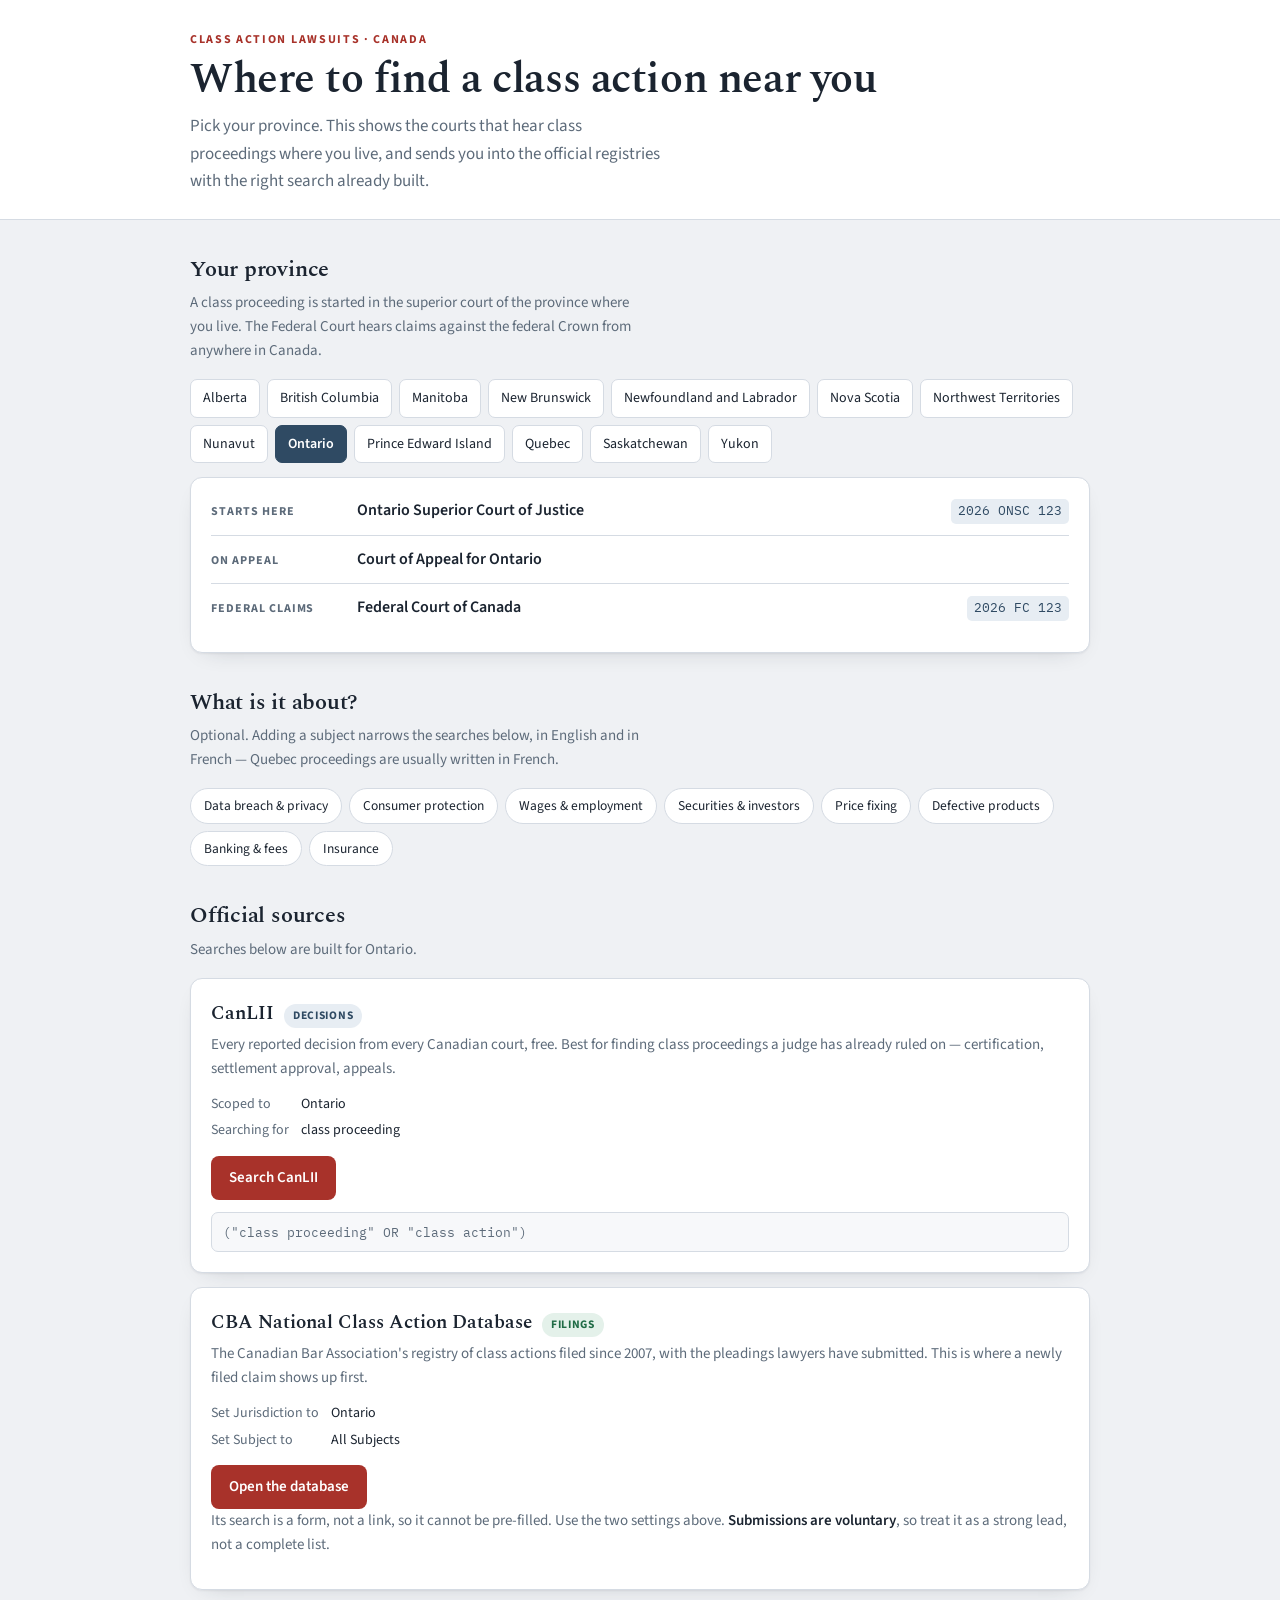
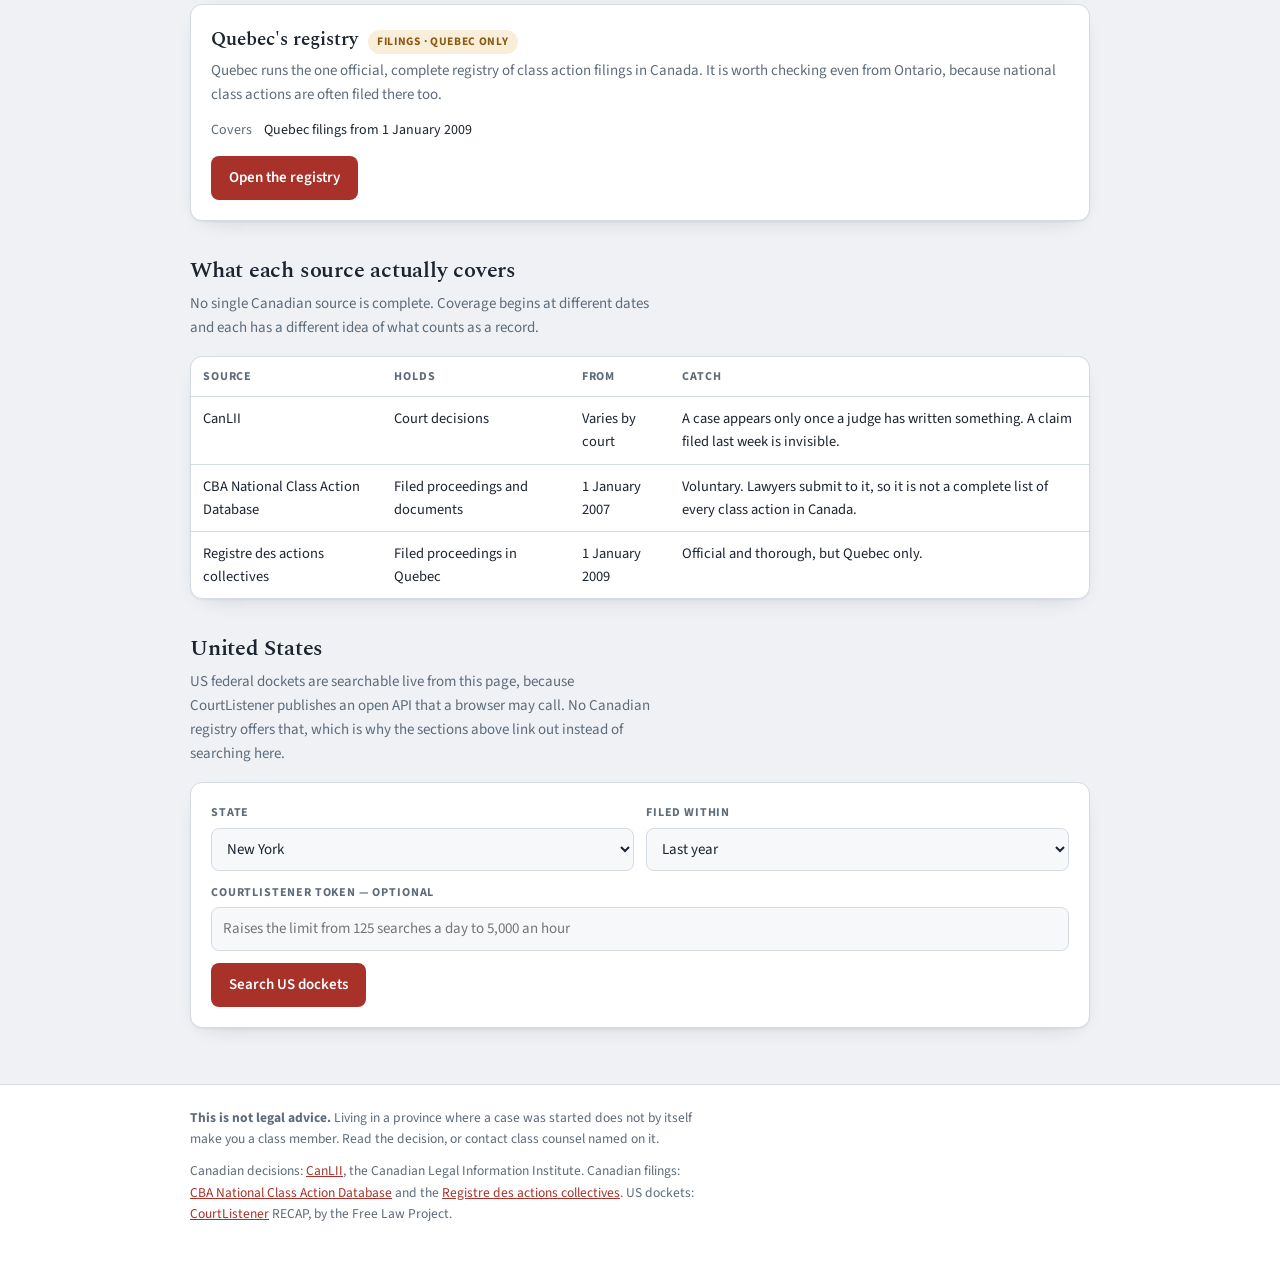
<file: docs/index.html>
<!doctype html>
<html lang="en">
<head>
<meta charset="utf-8">
<meta name="viewport" content="width=device-width, initial-scale=1, viewport-fit=cover">
<meta name="description" content="Find class action lawsuits in your Canadian province. Shows which courts hear class proceedings where you live and searches the official registries.">
<meta name="color-scheme" content="light dark">
<link rel="icon" href="data:image/svg+xml,%3Csvg xmlns='http://www.w3.org/2000/svg' viewBox='0 0 32 32'%3E%3Ctext y='26' font-size='26'%3E%E2%9A%96%EF%B8%8F%3C/text%3E%3C/svg%3E">
<style>
  /* Baseline the Artifact host normally supplies. */
  html { -webkit-text-size-adjust: 100%; }
  :root { padding-top: env(safe-area-inset-top, 0px); padding-bottom: env(safe-area-inset-bottom, 0px); }
  body { margin: 0; }
  img { max-width: 100%; }
  [hidden] { display: none !important; }
</style>
<title>Canadian Class Action Registry</title>
<link rel="stylesheet" href="https://fonts.googleapis.com/css2?family=Spectral:ital,wght@0,400;0,600;1,400&family=Source+Sans+3:wght@400;600;700&family=IBM+Plex+Mono:wght@400;500&display=swap">
</head>
<body>
<style>
  :root {
    --paper: #eff1f4;
    --surface: #ffffff;
    --surface-2: #f7f8fa;
    --ink: #1b2430;
    --muted: #5d6b7a;
    --rule: #d5dbe3;
    --accent: #a8322a;
    --accent-soft: #f7eae8;
    --seal: #2f4a63;
    --seal-soft: #e7edf3;
    --ok: #1f6b45;
    --ok-soft: #e4f1ea;
    --warn: #8a5a12;
    --warn-soft: #f9eed9;
    --shadow: 0 1px 2px rgba(27, 36, 48, .06), 0 8px 24px -16px rgba(27, 36, 48, .3);
    --display: "Spectral", Georgia, "Times New Roman", serif;
    --body: "Source Sans 3", -apple-system, BlinkMacSystemFont, "Segoe UI", sans-serif;
    --mono: "IBM Plex Mono", ui-monospace, "SF Mono", Menlo, monospace;
  }
  @media (prefers-color-scheme: dark) {
    :root:not([data-theme="light"]) {
      --paper: #11161c;
      --surface: #19202a;
      --surface-2: #1f2832;
      --ink: #e7ecf2;
      --muted: #94a3b3;
      --rule: #2b3640;
      --accent: #e28a7e;
      --accent-soft: #2f2220;
      --seal: #8fb3d2;
      --seal-soft: #1e2a36;
      --ok: #6fc79b;
      --ok-soft: #16281f;
      --warn: #e0b06a;
      --warn-soft: #2c2214;
      --shadow: 0 1px 2px rgba(0, 0, 0, .4), 0 8px 24px -16px rgba(0, 0, 0, .8);
    }
  }
  :root[data-theme="dark"] {
    --paper: #11161c;
    --surface: #19202a;
    --surface-2: #1f2832;
    --ink: #e7ecf2;
    --muted: #94a3b3;
    --rule: #2b3640;
    --accent: #e28a7e;
    --accent-soft: #2f2220;
    --seal: #8fb3d2;
    --seal-soft: #1e2a36;
    --ok: #6fc79b;
    --ok-soft: #16281f;
    --warn: #e0b06a;
    --warn-soft: #2c2214;
    --shadow: 0 1px 2px rgba(0, 0, 0, .4), 0 8px 24px -16px rgba(0, 0, 0, .8);
  }

  * { box-sizing: border-box; }
  body {
    margin: 0; background: var(--paper); color: var(--ink);
    font-family: var(--body); font-size: 16px; line-height: 1.6;
    -webkit-font-smoothing: antialiased;
  }
  .wrap { max-width: 940px; margin: 0 auto; padding-inline: 20px; }

  /* ---- masthead ---- */
  .masthead { background: var(--surface); border-bottom: 1px solid var(--rule); }
  .masthead .wrap { padding-block: 30px 24px; }
  .eyebrow {
    font-size: 12px; font-weight: 700; letter-spacing: .14em;
    text-transform: uppercase; color: var(--accent); margin: 0 0 8px;
  }
  h1 {
    font-family: var(--display); font-weight: 600; font-size: clamp(30px, 5vw, 42px);
    line-height: 1.1; margin: 0 0 10px; text-wrap: balance; letter-spacing: -.01em;
  }
  .standfirst {
    margin: 0; color: var(--muted); font-size: 17px; max-width: 60ch;
  }

  /* ---- generic panel ---- */
  .panel {
    background: var(--surface); border: 1px solid var(--rule);
    border-radius: 12px; box-shadow: var(--shadow);
  }
  section { margin-block: 32px; }
  h2 {
    font-family: var(--display); font-weight: 600; font-size: 22px;
    margin: 0 0 4px; letter-spacing: -.01em;
  }
  .section-note { margin: 0 0 16px; color: var(--muted); font-size: 15px; max-width: 66ch; }

  /* ---- province rail ---- */
  .rail { display: flex; flex-wrap: wrap; gap: 7px; }
  .prov {
    font: inherit; font-size: 14px; cursor: pointer; white-space: nowrap;
    background: var(--surface); color: var(--ink); border: 1px solid var(--rule);
    border-radius: 7px; padding: 7px 12px; transition: background .12s, border-color .12s;
  }
  .prov:hover { border-color: var(--seal); }
  .prov[aria-pressed="true"] {
    background: var(--seal); border-color: var(--seal); color: var(--surface);
    font-weight: 600;
  }
  :root[data-theme="dark"] .prov[aria-pressed="true"],
  .prov[aria-pressed="true"] { color: #fff; }
  @media (prefers-color-scheme: dark) {
    :root:not([data-theme="light"]) .prov[aria-pressed="true"] { color: #0f151b; }
  }
  :root[data-theme="dark"] .prov[aria-pressed="true"] { color: #0f151b; }

  /* ---- courts panel ---- */
  .courts { padding: 20px; margin-top: 14px; }
  .court-row {
    display: flex; gap: 14px; align-items: baseline;
    padding-block: 11px; border-top: 1px solid var(--rule);
  }
  .court-row:first-of-type { border-top: 0; padding-top: 0; }
  .court-role {
    flex: 0 0 132px; font-size: 12px; font-weight: 700; letter-spacing: .08em;
    text-transform: uppercase; color: var(--muted);
  }
  .court-name { flex: 1 1 200px; font-weight: 600; }
  .cite {
    font-family: var(--mono); font-size: 13px; color: var(--seal);
    background: var(--seal-soft); padding: 2px 7px; border-radius: 5px;
    white-space: nowrap;
  }

  /* ---- topics ---- */
  .topics { display: flex; flex-wrap: wrap; gap: 7px; margin-top: 14px; }
  .topic {
    font: inherit; font-size: 13.5px; cursor: pointer;
    background: var(--surface); color: var(--ink);
    border: 1px solid var(--rule); border-radius: 999px; padding: 6px 13px;
  }
  .topic[aria-pressed="true"] {
    background: var(--accent-soft); border-color: var(--accent);
    color: var(--accent); font-weight: 600;
  }

  /* ---- source cards ---- */
  .sources { display: grid; gap: 14px; }
  .source { padding: 20px; }
  .source-head {
    display: flex; flex-wrap: wrap; gap: 10px; align-items: baseline;
    margin-bottom: 4px;
  }
  .source-head h3 {
    font-family: var(--display); font-size: 19px; font-weight: 600; margin: 0;
  }
  .tag {
    font-size: 11.5px; font-weight: 700; letter-spacing: .06em;
    text-transform: uppercase; padding: 3px 9px; border-radius: 999px;
  }
  .tag.filings { background: var(--ok-soft); color: var(--ok); }
  .tag.decisions { background: var(--seal-soft); color: var(--seal); }
  .tag.partial { background: var(--warn-soft); color: var(--warn); }
  .source p { margin: 0 0 12px; color: var(--muted); font-size: 15px; }
  .source dl {
    margin: 0 0 14px; display: grid; grid-template-columns: auto 1fr;
    gap: 4px 12px; font-size: 14px;
  }
  .source dt { color: var(--muted); }
  .source dd { margin: 0; }

  .go {
    display: inline-flex; align-items: center; gap: 8px;
    font: inherit; font-weight: 600; font-size: 15px; cursor: pointer;
    background: var(--accent); color: #fff; border: 0;
    border-radius: 8px; padding: 10px 18px; text-decoration: none;
  }
  .go:hover { filter: brightness(1.08); }
  .go.secondary {
    background: transparent; color: var(--accent);
    border: 1px solid var(--accent);
  }
  .actions { display: flex; flex-wrap: wrap; gap: 10px; align-items: center; }

  .query-preview {
    font-family: var(--mono); font-size: 12.5px; color: var(--muted);
    background: var(--surface-2); border: 1px solid var(--rule);
    border-radius: 7px; padding: 9px 11px; margin-top: 12px;
    overflow-x: auto; white-space: pre-wrap; word-break: break-word;
  }
  .hint { font-size: 13.5px; color: var(--muted); margin: 10px 0 0; }
  .hint strong { color: var(--ink); font-weight: 600; }

  /* ---- US live search ---- */
  .us-form { display: grid; gap: 12px; padding: 20px; }
  .field-row { display: flex; flex-wrap: wrap; gap: 12px; }
  label.f { display: grid; gap: 5px; flex: 1 1 190px; }
  label.f > span {
    font-size: 12px; font-weight: 700; letter-spacing: .07em;
    text-transform: uppercase; color: var(--muted);
  }
  select, input[type="text"], input[type="password"] {
    font: inherit; font-size: 15px; color: var(--ink); background: var(--surface-2);
    border: 1px solid var(--rule); border-radius: 8px; padding: 9px 11px; width: 100%;
  }
  select:focus, input:focus { outline: 2px solid var(--accent); outline-offset: 1px; }

  .results { display: grid; gap: 11px; margin-top: 16px; }
  .case { padding: 16px 18px; }
  .case h4 { margin: 0 0 6px; font-size: 16px; font-weight: 600; line-height: 1.35; }
  .case h4 a { color: var(--ink); text-decoration: none; }
  .case h4 a:hover { color: var(--accent); text-decoration: underline; }
  .case-meta {
    display: flex; flex-wrap: wrap; gap: 5px 13px;
    font-size: 13px; color: var(--muted);
  }
  .case-meta .cite { background: none; padding: 0; color: var(--muted); }
  .status {
    padding: 12px 15px; border-radius: 9px; font-size: 14.5px; margin-top: 14px;
    background: var(--warn-soft); color: var(--warn); border: 1px solid var(--rule);
  }
  .status.info { background: var(--seal-soft); color: var(--seal); }

  /* ---- coverage table ---- */
  .table-scroll { overflow-x: auto; }
  table { border-collapse: collapse; width: 100%; font-size: 14.5px; min-width: 520px; }
  th, td { text-align: left; padding: 10px 12px; border-bottom: 1px solid var(--rule); vertical-align: top; }
  th { font-size: 12px; letter-spacing: .07em; text-transform: uppercase; color: var(--muted); }
  tbody tr:last-child td { border-bottom: 0; }

  footer { border-top: 1px solid var(--rule); margin-top: 40px; background: var(--surface); }
  footer .wrap { padding-block: 22px 34px; }
  footer p { margin: 0 0 10px; font-size: 13.5px; color: var(--muted); max-width: 72ch; }
  a { color: var(--accent); }
  :focus-visible { outline: 2px solid var(--accent); outline-offset: 2px; }
  @media (prefers-reduced-motion: reduce) { * { transition: none !important; } }
  @media (max-width: 560px) {
    .court-role { flex-basis: 100%; }
    .court-row { flex-direction: column; gap: 4px; }
  }
</style>

<header class="masthead">
  <div class="wrap">
    <p class="eyebrow">Class action lawsuits &middot; Canada</p>
    <h1>Where to find a class action near you</h1>
    <p class="standfirst">
      Pick your province. This shows the courts that hear class proceedings
      where you live, and sends you into the official registries with the
      right search already built.
    </p>
  </div>
</header>

<main class="wrap">

  <section>
    <h2>Your province</h2>
    <p class="section-note">
      A class proceeding is started in the superior court of the province where
      you live. The Federal Court hears claims against the federal Crown from
      anywhere in Canada.
    </p>
    <div class="rail" id="provinces"></div>

    <div class="panel courts" id="courts"></div>
  </section>

  <section>
    <h2>What is it about?</h2>
    <p class="section-note">
      Optional. Adding a subject narrows the searches below, in English and in
      French &mdash; Quebec proceedings are usually written in French.
    </p>
    <div class="topics" id="topics"></div>
  </section>

  <section>
    <h2>Official sources</h2>
    <p class="section-note" id="source-intro"></p>
    <div class="sources" id="sources"></div>
  </section>

  <section>
    <h2>What each source actually covers</h2>
    <p class="section-note">
      No single Canadian source is complete. Coverage begins at different dates
      and each has a different idea of what counts as a record.
    </p>
    <div class="panel table-scroll">
      <table>
        <thead>
          <tr><th>Source</th><th>Holds</th><th>From</th><th>Catch</th></tr>
        </thead>
        <tbody>
          <tr>
            <td>CanLII</td>
            <td>Court decisions</td>
            <td>Varies by court</td>
            <td>A case appears only once a judge has written something. A claim filed last week is invisible.</td>
          </tr>
          <tr>
            <td>CBA National Class Action Database</td>
            <td>Filed proceedings and documents</td>
            <td>1 January 2007</td>
            <td>Voluntary. Lawyers submit to it, so it is not a complete list of every class action in Canada.</td>
          </tr>
          <tr>
            <td>Registre des actions collectives</td>
            <td>Filed proceedings in Quebec</td>
            <td>1 January 2009</td>
            <td>Official and thorough, but Quebec only.</td>
          </tr>
        </tbody>
      </table>
    </div>
  </section>

  <section>
    <h2>United States</h2>
    <p class="section-note">
      US federal dockets are searchable live from this page, because
      CourtListener publishes an open API that a browser may call. No Canadian
      registry offers that, which is why the sections above link out instead of
      searching here.
    </p>

    <div class="panel us-form">
      <div class="field-row">
        <label class="f" for="us-state">
          <span>State</span>
          <select id="us-state"></select>
        </label>
        <label class="f" for="us-window">
          <span>Filed within</span>
          <select id="us-window">
            <option value="90">Last 90 days</option>
            <option value="180">Last 6 months</option>
            <option value="365" selected>Last year</option>
          </select>
        </label>
      </div>
      <label class="f" for="us-token">
        <span>CourtListener token &mdash; optional</span>
        <input type="password" id="us-token" autocomplete="off"
               placeholder="Raises the limit from 125 searches a day to 5,000 an hour">
      </label>
      <div class="actions">
        <button class="go" type="button" id="us-search">Search US dockets</button>
      </div>
    </div>

    <div id="us-status" class="status" hidden></div>
    <div id="us-results" class="results"></div>
  </section>
</main>

<footer>
  <div class="wrap">
    <p>
      <strong>This is not legal advice.</strong> Living in a province where a
      case was started does not by itself make you a class member. Read the
      decision, or contact class counsel named on it.
    </p>
    <p>
      Canadian decisions: <a href="https://www.canlii.org/" target="_blank" rel="noopener">CanLII</a>,
      the Canadian Legal Information Institute.
      Canadian filings: <a href="https://cbaapps.org/ClassAction/Search.aspx" target="_blank" rel="noopener">CBA
      National Class Action Database</a> and the
      <a href="https://www.registredesactionscollectives.quebec/" target="_blank" rel="noopener">Registre
      des actions collectives</a>.
      US dockets: <a href="https://www.courtlistener.com/" target="_blank" rel="noopener">CourtListener</a>
      RECAP, by the Free Law Project.
    </p>
  </div>
</footer>

<script>
(function () {
  "use strict";

  var PROVINCES = [
    { code: "AB", name: "Alberta", jId: "ab", superior: "Court of King's Bench of Alberta", appeal: "Court of Appeal of Alberta", cite: "2026 ABKB 123" },
    { code: "BC", name: "British Columbia", jId: "bc", superior: "Supreme Court of British Columbia", appeal: "Court of Appeal for British Columbia", cite: "2026 BCSC 123" },
    { code: "MB", name: "Manitoba", jId: "mb", superior: "Court of King's Bench of Manitoba", appeal: "Court of Appeal of Manitoba", cite: "2026 MBKB 123" },
    { code: "NB", name: "New Brunswick", jId: "nb", superior: "Court of King's Bench of New Brunswick", appeal: "Court of Appeal of New Brunswick", cite: "2026 NBKB 123" },
    { code: "NL", name: "Newfoundland and Labrador", jId: "nl", superior: "Supreme Court of Newfoundland and Labrador", appeal: "Court of Appeal of Newfoundland and Labrador", cite: "2026 NLSC 123" },
    { code: "NS", name: "Nova Scotia", jId: "ns", superior: "Supreme Court of Nova Scotia", appeal: "Nova Scotia Court of Appeal", cite: "2026 NSSC 123" },
    { code: "NT", name: "Northwest Territories", jId: "nt", superior: "Supreme Court of the Northwest Territories", appeal: "Court of Appeal of the Northwest Territories", cite: "2026 NWTSC 123" },
    { code: "NU", name: "Nunavut", jId: "nu", superior: "Nunavut Court of Justice", appeal: "Court of Appeal of Nunavut", cite: "2026 NUCJ 123" },
    { code: "ON", name: "Ontario", jId: "on", superior: "Ontario Superior Court of Justice", appeal: "Court of Appeal for Ontario", cite: "2026 ONSC 123" },
    { code: "PE", name: "Prince Edward Island", jId: "pe", superior: "Supreme Court of Prince Edward Island", appeal: "PEI Court of Appeal", cite: "2026 PESC 123" },
    { code: "QC", name: "Quebec", jId: "qc", superior: "Superior Court of Quebec", appeal: "Quebec Court of Appeal", cite: "2026 QCCS 123" },
    { code: "SK", name: "Saskatchewan", jId: "sk", superior: "Court of King's Bench for Saskatchewan", appeal: "Court of Appeal for Saskatchewan", cite: "2026 SKKB 123" },
    { code: "YT", name: "Yukon", jId: "yk", superior: "Supreme Court of Yukon", appeal: "Court of Appeal of Yukon", cite: "2026 YKSC 123" }
  ];

  // Search vocabulary differs by province: Quebec authorizes an "action
  // collective"; everywhere else a "class proceeding" is certified.
  var TOPICS = [
    { key: "privacy", label: "Data breach & privacy", en: "\"privacy breach\" OR \"data breach\"", fr: "\"vie privée\" OR \"renseignements personnels\"", cba: "Breach of Privacy" },
    { key: "consumer", label: "Consumer protection", en: "\"consumer protection\" OR \"false advertising\"", fr: "\"protection du consommateur\"", cba: "Consumer Protection" },
    { key: "employment", label: "Wages & employment", en: "overtime OR \"employment standards\"", fr: "\"heures supplémentaires\" OR \"normes du travail\"", cba: "Employment" },
    { key: "securities", label: "Securities & investors", en: "securities OR shareholder", fr: "\"valeurs mobilières\" OR actionnaire", cba: "Securities" },
    { key: "competition", label: "Price fixing", en: "\"Competition Act\" OR \"price fixing\"", fr: "concurrence OR \"fixation des prix\"", cba: "Price Fixing" },
    { key: "product", label: "Defective products", en: "\"product liability\" OR defective OR recall", fr: "\"produit défectueux\" OR \"vice caché\"", cba: "Product Liability" },
    { key: "banking", label: "Banking & fees", en: "bank OR fees OR credit", fr: "banque OR \"frais bancaires\"", cba: "Banking" },
    { key: "insurance", label: "Insurance", en: "insurance OR insurer OR benefits", fr: "assurance OR assureur", cba: "Insurance" }
  ];

  var US_STATES = [
    ["AL","Alabama"],["AK","Alaska"],["AZ","Arizona"],["AR","Arkansas"],["CA","California"],
    ["CO","Colorado"],["CT","Connecticut"],["DE","Delaware"],["DC","District of Columbia"],
    ["FL","Florida"],["GA","Georgia"],["HI","Hawaii"],["ID","Idaho"],["IL","Illinois"],
    ["IN","Indiana"],["IA","Iowa"],["KS","Kansas"],["KY","Kentucky"],["LA","Louisiana"],
    ["ME","Maine"],["MD","Maryland"],["MA","Massachusetts"],["MI","Michigan"],["MN","Minnesota"],
    ["MS","Mississippi"],["MO","Missouri"],["MT","Montana"],["NE","Nebraska"],["NV","Nevada"],
    ["NH","New Hampshire"],["NJ","New Jersey"],["NM","New Mexico"],["NY","New York"],
    ["NC","North Carolina"],["ND","North Dakota"],["OH","Ohio"],["OK","Oklahoma"],["OR","Oregon"],
    ["PA","Pennsylvania"],["RI","Rhode Island"],["SC","South Carolina"],["SD","South Dakota"],
    ["TN","Tennessee"],["TX","Texas"],["UT","Utah"],["VT","Vermont"],["VA","Virginia"],
    ["WA","Washington"],["WV","West Virginia"],["WI","Wisconsin"],["WY","Wyoming"]
  ];
  var US_COURTS = {
    AL:["alnd","almd","alsd"],AK:["akd"],AZ:["azd"],AR:["ared","arwd"],
    CA:["cand","cacd","caed","casd"],CO:["cod"],CT:["ctd"],DE:["ded"],DC:["dcd"],
    FL:["flsd","flmd","flnd"],GA:["gand","gamd","gasd"],HI:["hid"],ID:["idd"],
    IL:["ilnd","ilcd","ilsd"],IN:["innd","insd"],IA:["iand","iasd"],KS:["ksd"],
    KY:["kyed","kywd"],LA:["laed","lamd","lawd"],ME:["med"],MD:["mdd"],MA:["mad"],
    MI:["mied","miwd"],MN:["mnd"],MS:["msnd","mssd"],MO:["moed","mowd"],MT:["mtd"],
    NE:["ned"],NV:["nvd"],NH:["nhd"],NJ:["njd"],NM:["nmd"],
    NY:["nysd","nyed","nynd","nywd"],NC:["nced","ncmd","ncwd"],ND:["ndd"],
    OH:["ohnd","ohsd"],OK:["okwd","oknd","oked"],OR:["ord"],
    PA:["paed","pamd","pawd"],RI:["rid"],SC:["scd"],SD:["sdd"],
    TN:["tned","tnmd","tnwd"],TX:["txsd","txnd","txed","txwd"],UT:["utd"],
    VT:["vtd"],VA:["vaed","vawd"],WA:["wawd","waed"],WV:["wvnd","wvsd"],
    WI:["wied","wiwd"],WY:["wyd"]
  };

  var province = PROVINCES.find(function (p) { return p.code === "ON"; });
  var chosen = [];

  var railEl = document.getElementById("provinces");
  var courtsEl = document.getElementById("courts");
  var topicsEl = document.getElementById("topics");
  var sourcesEl = document.getElementById("sources");
  var introEl = document.getElementById("source-intro");

  function el(tag, cls, text) {
    var node = document.createElement(tag);
    if (cls) node.className = cls;
    if (text != null) node.textContent = text;
    return node;
  }

  /* ---------- province rail ---------- */
  PROVINCES.forEach(function (p) {
    var b = el("button", "prov", p.name);
    b.type = "button";
    b.setAttribute("aria-pressed", p.code === province.code ? "true" : "false");
    b.addEventListener("click", function () {
      province = p;
      railEl.querySelectorAll(".prov").forEach(function (other, i) {
        other.setAttribute("aria-pressed", PROVINCES[i].code === p.code ? "true" : "false");
      });
      render();
    });
    railEl.appendChild(b);
  });

  /* ---------- topics ---------- */
  TOPICS.forEach(function (t) {
    var b = el("button", "topic", t.label);
    b.type = "button";
    b.setAttribute("aria-pressed", "false");
    b.addEventListener("click", function () {
      var i = chosen.indexOf(t.key);
      if (i === -1) { chosen.push(t.key); b.setAttribute("aria-pressed", "true"); }
      else { chosen.splice(i, 1); b.setAttribute("aria-pressed", "false"); }
      render();
    });
    topicsEl.appendChild(b);
  });

  /* ---------- query building ---------- */
  function picked() {
    return TOPICS.filter(function (t) { return chosen.indexOf(t.key) !== -1; });
  }

  function baseTerms() {
    // Quebec's Code of Civil Procedure uses different words from the common
    // law provinces' Class Proceedings Acts.
    return province.code === "QC"
      ? "(\"action collective\" OR \"recours collectif\")"
      : "(\"class proceeding\" OR \"class action\")";
  }

  function canliiQuery() {
    var parts = [baseTerms()];
    var sel = picked();
    if (sel.length) {
      var terms = sel.map(function (t) {
        return province.code === "QC" ? t.fr : t.en;
      });
      parts.push("(" + terms.join(" OR ") + ")");
    }
    return parts.join(" AND ");
  }

  function canliiUrl() {
    return "https://www.canlii.org/en/#search/type=decision&jId=" +
      encodeURIComponent(province.jId) +
      "&text=" + encodeURIComponent(canliiQuery());
  }

  /* ---------- render ---------- */
  function renderCourts() {
    courtsEl.textContent = "";
    [
      ["Starts here", province.superior, province.cite],
      ["On appeal", province.appeal, null],
      ["Federal claims", "Federal Court of Canada", "2026 FC 123"]
    ].forEach(function (row) {
      var r = el("div", "court-row");
      r.appendChild(el("div", "court-role", row[0]));
      r.appendChild(el("div", "court-name", row[1]));
      if (row[2]) r.appendChild(el("span", "cite", row[2]));
      courtsEl.appendChild(r);
    });
  }

  function sourceCard(opts) {
    var card = el("article", "panel source");
    var head = el("div", "source-head");
    head.appendChild(el("h3", null, opts.title));
    head.appendChild(el("span", "tag " + opts.tagClass, opts.tag));
    card.appendChild(head);
    card.appendChild(el("p", null, opts.blurb));

    if (opts.facts) {
      var dl = document.createElement("dl");
      opts.facts.forEach(function (f) {
        dl.appendChild(el("dt", null, f[0]));
        dl.appendChild(el("dd", null, f[1]));
      });
      card.appendChild(dl);
    }

    var actions = el("div", "actions");
    var a = el("a", "go", opts.cta);
    a.href = opts.href; a.target = "_blank"; a.rel = "noopener";
    actions.appendChild(a);
    card.appendChild(actions);

    if (opts.preview) {
      card.appendChild(el("div", "query-preview", opts.preview));
    }
    if (opts.hint) {
      var h = el("p", "hint");
      h.innerHTML = opts.hint;
      card.appendChild(h);
    }
    return card;
  }

  function render() {
    renderCourts();
    introEl.textContent =
      "Searches below are built for " + province.name +
      (picked().length ? " and the subjects you picked." : ".");

    sourcesEl.textContent = "";

    sourcesEl.appendChild(sourceCard({
      title: "CanLII",
      tag: "Decisions",
      tagClass: "decisions",
      blurb: "Every reported decision from every Canadian court, free. Best for " +
             "finding class proceedings a judge has already ruled on — " +
             (province.code === "QC" ? "authorization" : "certification") +
             ", settlement approval, appeals.",
      facts: [
        ["Scoped to", province.name],
        ["Searching for", province.code === "QC" ? "action collective" : "class proceeding"]
      ],
      cta: "Search CanLII",
      href: canliiUrl(),
      preview: canliiQuery()
    }));

    var sel = picked();
    var subjects = sel.map(function (t) { return t.cba; });
    sourcesEl.appendChild(sourceCard({
      title: "CBA National Class Action Database",
      tag: "Filings",
      tagClass: "filings",
      blurb: "The Canadian Bar Association's registry of class actions filed " +
             "since 2007, with the pleadings lawyers have submitted. This is " +
             "where a newly filed claim shows up first.",
      facts: [
        ["Set Jurisdiction to", province.name],
        ["Set Subject to", subjects.length ? subjects.join(" / ") : "All Subjects"]
      ],
      cta: "Open the database",
      href: "https://cbaapps.org/ClassAction/Search.aspx",
      hint: "Its search is a form, not a link, so it cannot be pre-filled. " +
            "Use the two settings above. <strong>Submissions are voluntary</strong>, " +
            "so treat it as a strong lead, not a complete list."
    }));

    if (province.code === "QC") {
      sourcesEl.appendChild(sourceCard({
        title: "Registre des actions collectives",
        tag: "Filings · Quebec",
        tagClass: "filings",
        blurb: "Quebec's official registry of every action collective filed " +
               "since 2009, run by the Ministre de la Justice. For Quebec this " +
               "is the authoritative record, and the one to check first.",
        facts: [["Covers", "Quebec filings from 1 January 2009"]],
        cta: "Open the registry",
        href: "https://www.registredesactionscollectives.quebec/en/Consulter/AfficherResultatConsulterDemande"
      }));
    } else {
      sourcesEl.appendChild(sourceCard({
        title: "Quebec's registry",
        tag: "Filings · Quebec only",
        tagClass: "partial",
        blurb: "Quebec runs the one official, complete registry of class action " +
               "filings in Canada. It is worth checking even from " + province.name +
               ", because national class actions are often filed there too.",
        facts: [["Covers", "Quebec filings from 1 January 2009"]],
        cta: "Open the registry",
        href: "https://www.registredesactionscollectives.quebec/en/Consulter/AfficherResultatConsulterDemande"
      }));
    }
  }

  /* ---------- US live search ---------- */
  var stateSel = document.getElementById("us-state");
  US_STATES.forEach(function (s) {
    var o = document.createElement("option");
    o.value = s[0]; o.textContent = s[1];
    if (s[0] === "NY") o.selected = true;
    stateSel.appendChild(o);
  });

  var statusEl = document.getElementById("us-status");
  var resultsEl = document.getElementById("us-results");

  function setStatus(msg, kind) {
    if (!msg) { statusEl.hidden = true; return; }
    statusEl.hidden = false;
    statusEl.className = "status" + (kind ? " " + kind : "");
    statusEl.textContent = msg;
  }

  function usDate(days) {
    var d = new Date(Date.now() - days * 86400000);
    return ("0" + (d.getMonth() + 1)).slice(-2) + "/" +
           ("0" + d.getDate()).slice(-2) + "/" + d.getFullYear();
  }

  document.getElementById("us-search").addEventListener("click", function () {
    var state = stateSel.value;
    var courts = US_COURTS[state] || [];
    var token = document.getElementById("us-token").value.trim();
    var days = document.getElementById("us-window").value;

    resultsEl.textContent = "";
    setStatus("Searching federal dockets…", "info");

    var params = new URLSearchParams({
      type: "r",
      q: "(\"class action\" OR \"similarly situated\" OR \"class certification\")",
      court: courts.join(" "),
      order_by: "dateFiled desc",
      filed_after: usDate(Number(days))
    });
    var opts = { headers: { Accept: "application/json" } };
    if (token) opts.headers.Authorization = "Token " + token;

    fetch("https://www.courtlistener.com/api/rest/v4/search/?" + params, opts)
      .then(function (r) {
        if (r.status === 429) {
          throw new Error(
            "CourtListener's anonymous limit (125 searches a day, shared across " +
            "your network) is used up. Add a free token above to lift it."
          );
        }
        if (r.status === 401 || r.status === 403) {
          throw new Error("That token was not accepted. Check it and try again.");
        }
        if (!r.ok) throw new Error("CourtListener returned HTTP " + r.status + ".");
        return r.json();
      })
      .then(function (data) {
        var rows = data.results || [];
        if (!rows.length) {
          setStatus("No dockets matched in that window. Try a longer one.");
          return;
        }
        setStatus(
          "Showing " + rows.length + " of " + (data.count || rows.length).toLocaleString() +
          " matching dockets from " + courts.length + " district court" +
          (courts.length === 1 ? "" : "s") + ".", "info"
        );
        rows.forEach(function (row) {
          var card = el("article", "panel case");
          var h = el("h4");
          var url = row.docket_absolute_url || row.absolute_url;
          if (url) {
            var a = el("a", null, row.caseName || "Unnamed docket");
            a.href = "https://www.courtlistener.com" + url;
            a.target = "_blank"; a.rel = "noopener";
            h.appendChild(a);
          } else {
            h.textContent = row.caseName || "Unnamed docket";
          }
          card.appendChild(h);

          var meta = el("div", "case-meta");
          [row.court, row.dateFiled ? "Filed " + row.dateFiled : null,
           row.docketNumber, row.suitNature].forEach(function (bit) {
            if (bit) meta.appendChild(el("span", null, bit));
          });
          card.appendChild(meta);
          resultsEl.appendChild(card);
        });
      })
      .catch(function (err) {
        setStatus(err.message || "Could not reach CourtListener.");
      });
  });

  render();
})();
</script>

</body>
</html>
</file>
